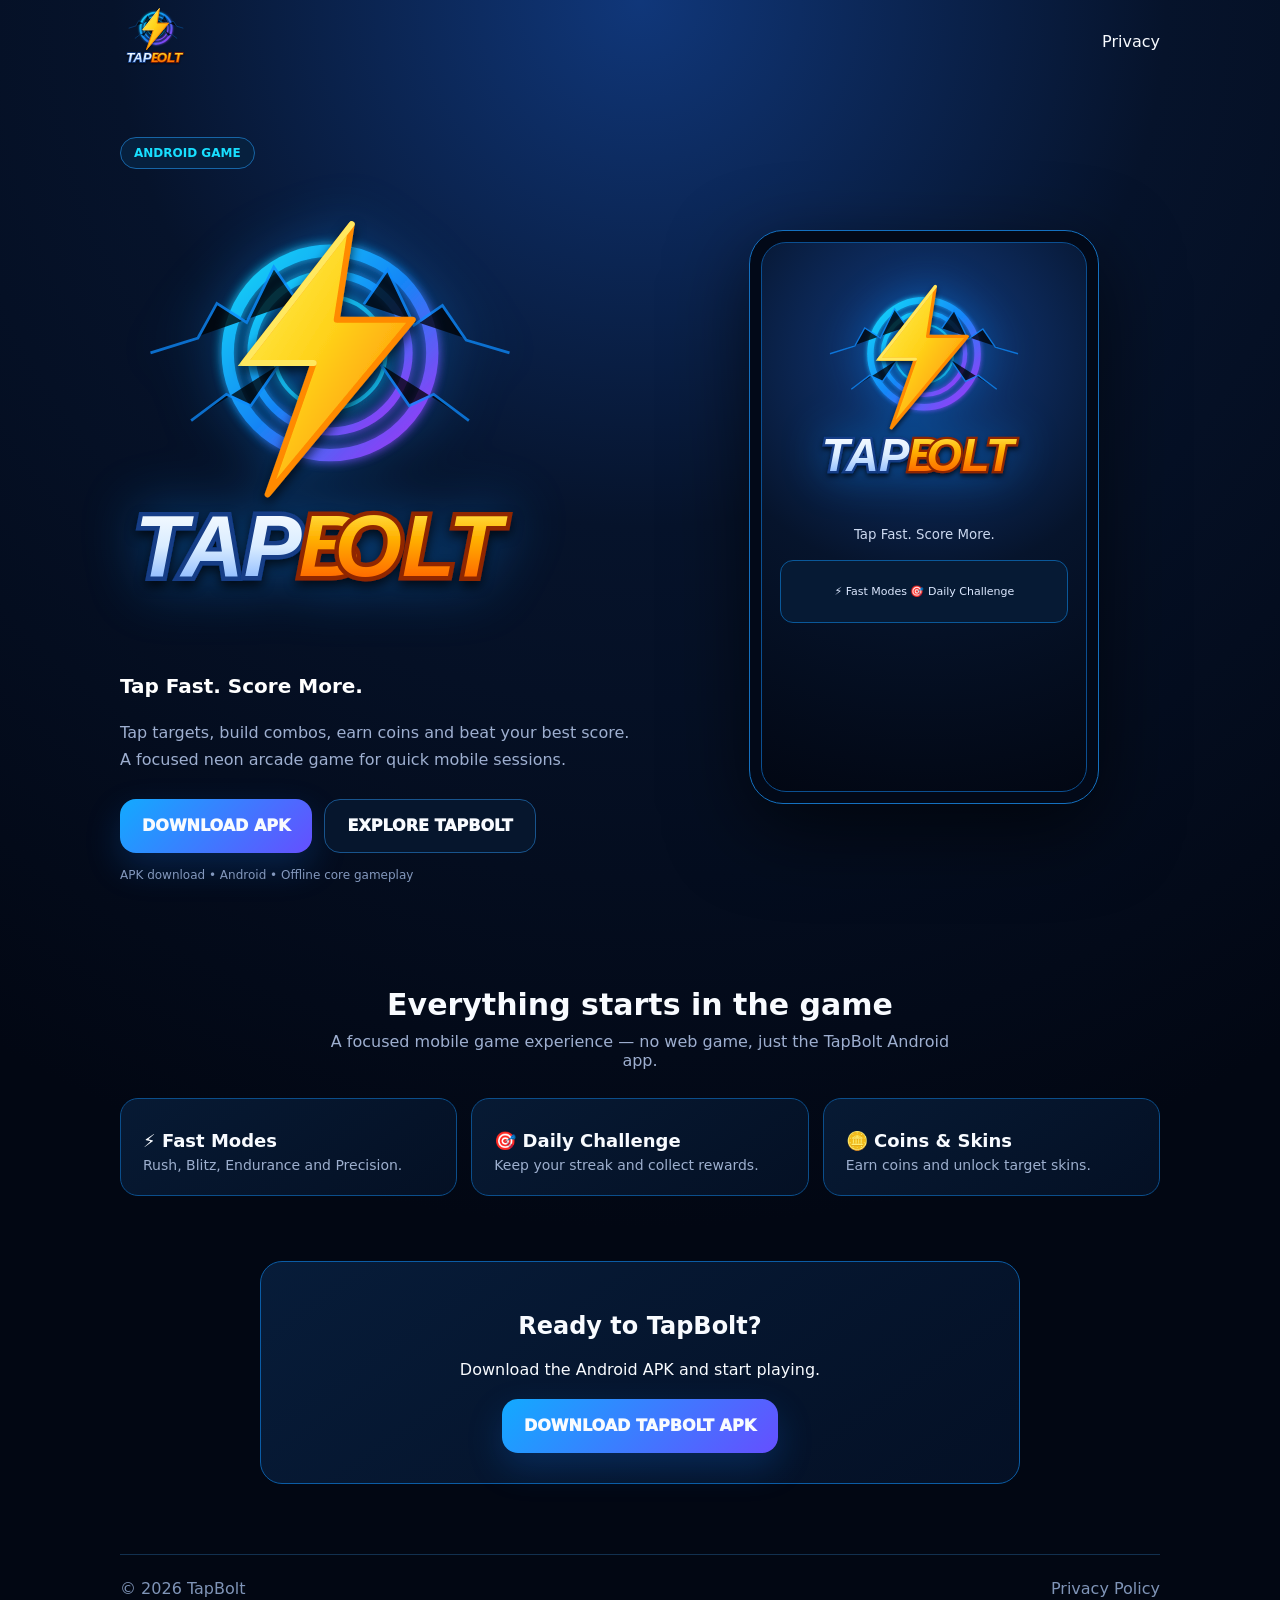
<file: docs/index.html>
<!doctype html><html lang="en"><head><meta charset="utf-8"><meta name="viewport" content="width=device-width,initial-scale=1"><meta name="theme-color" content="#070914"><meta name="description" content="TapBolt — fast mobile tapping game. Download the Android APK."><title>TapBolt — Tap Fast. Score More.</title><link rel="icon" href="logo.svg?v=4?v=4"><style>:root{--bg:#020713;--panel:#06152c;--line:#0b63b5;--cyan:#18dfff;--text:#f8fbff;--muted:#9eafd0}*{box-sizing:border-box}html{scroll-behavior:smooth}body{margin:0;background:radial-gradient(circle at 50% 0,#10377a 0,#06132b 30%,#020713 70%);color:var(--text);font-family:Inter,system-ui,sans-serif}a{text-decoration:none;color:inherit}.wrap{width:min(1080px,100%);margin:auto;padding:0 20px}.nav{height:82px;display:flex;align-items:center;justify-content:space-between}.brand img{width:86px;height:86px;object-fit:contain;filter:drop-shadow(0 0 18px #078cff66)}.nav-link{padding:11px 17px;border:1px solid #174a82;border-radius:14px;background:#06152c;font-weight:800}.hero{display:grid;grid-template-columns:1.05fr .95fr;gap:48px;align-items:center;padding:55px 0 70px}.eyebrow{display:inline-flex;padding:8px 13px;border:1px solid #1765a6;border-radius:999px;background:#06203e;color:var(--cyan);font-size:12px;font-weight:900}.hero-logo{display:block;width:min(420px,92%);height:auto;margin:18px 0 8px;filter:drop-shadow(0 0 28px #0b8cff66)}.hero h1{display:none}.hero p{color:var(--muted);font-size:16px;line-height:1.7;max-width:560px}.hero p:first-of-type{color:#fff;font-size:20px;font-weight:800;margin:0 0 8px}.actions{display:flex;gap:12px;flex-wrap:wrap;margin-top:25px}.btn{display:inline-flex;align-items:center;justify-content:center;min-height:54px;padding:0 22px;border-radius:16px;font-weight:950}.btn:not(.secondary){background:linear-gradient(135deg,#12aaff,#654fff);box-shadow:0 14px 35px #147dff35}.btn.secondary{background:#06162d;border:1px solid #18548d}.note{text-align:left!important;font-size:12px!important;color:#8398bd!important;font-weight:500!important}.device{width:min(350px,100%);margin:auto;border:1px solid #1470bf;border-radius:34px;padding:11px;background:#020918;box-shadow:0 25px 80px #0009}.screen{min-height:550px;border-radius:25px;padding:24px 18px;background:radial-gradient(circle at 50% 20%,#123c82,#06142c 48%,#020713);border:1px solid #0b4f91;text-align:center}.screen img{width:220px;max-width:88%;height:auto;filter:drop-shadow(0 0 22px #008dff77)}.screen b{display:none}.screen small{display:block;color:#cbd8ef;margin:8px 0 18px}.screen:after{content:'⚡  Fast Modes     🎯 Daily Challenge';display:block;background:#061a34;border:1px solid #0a5899;border-radius:13px;padding:14px;color:#dce8ff;font-size:11px;line-height:3}.section{padding:20px 0 65px}.section h2{text-align:center;font-size:30px;margin:0 0 10px}.section>p{text-align:center;color:var(--muted);max-width:650px;margin:0 auto 28px}.cards{display:grid;grid-template-columns:repeat(3,1fr);gap:14px}.card{background:linear-gradient(145deg,#071a34,#041024);border:1px solid #0b4e8b;border-radius:18px;padding:22px}.card strong{display:block;font-size:18px;margin:9px 0 6px}.card p{font-size:14px!important;color:#9dafce!important;margin:0}.download{margin:0 auto 70px;max-width:760px;text-align:center;background:linear-gradient(145deg,#071c39,#041025);border:1px solid #0b5ca5;border-radius:22px;padding:30px 22px}.download p{margin:8px 0 20px!important}.footer{border-top:1px solid #12304f;padding:24px 0 35px;color:#7f94b7;display:flex;justify-content:space-between}@media(max-width:760px){.wrap{padding:0 16px}.nav{height:78px}.brand img{width:78px;height:78px}.hero{grid-template-columns:1fr;gap:28px;padding:38px 0 55px}.hero-logo{width:330px;max-width:92%;margin:18px auto 8px}.hero p{font-size:15px}.hero p:first-of-type{text-align:center;font-size:19px}.actions .btn{width:100%}.note{text-align:center!important}.device{width:min(330px,100%)}.screen{min-height:520px}.cards{grid-template-columns:1fr}.section h2{font-size:26px}}</style><meta name="robots" content="index,follow"><!-- TapBolt Pages deployment refresh --></head><body><div class="wrap"><header class="nav"><a class="logo" href="./"><img src="logo.svg?v=4" alt="TapBolt logo" style="width:72px;height:72px;object-fit:contain"></a><div class="links"><a href="privacy.html">Privacy</a></div></header><main><section class="hero"><div><span class="eyebrow">ANDROID GAME</span><img class="hero-logo" src="logo.svg?v=4" alt="TapBolt logo"><p>Tap Fast. Score More.</p><p>Tap targets, build combos, earn coins and beat your best score. A focused neon arcade game for quick mobile sessions.</p><div class="actions"><a class="btn" href="https://github.com/akhileshsavali18-beep/TapBolt/releases/download/latest/TapBolt.apk">DOWNLOAD APK</a><a class="btn secondary" href="#features">EXPLORE TAPBOLT</a></div><p class="note">APK download • Android • Offline core gameplay</p></div><div class="device"><div class="screen"><img src="logo.svg?v=4" alt="TapBolt logo"><small>Tap Fast. Score More.</small></div></div></section><section class="section" id="features"><h2>Everything starts in the game</h2><p>A focused mobile game experience — no web game, just the TapBolt Android app.</p><div class="cards"><article class="card"><strong>⚡ Fast Modes</strong><p>Rush, Blitz, Endurance and Precision.</p></article><article class="card"><strong>🎯 Daily Challenge</strong><p>Keep your streak and collect rewards.</p></article><article class="card"><strong>🪙 Coins & Skins</strong><p>Earn coins and unlock target skins.</p></article></div></section><section class="download"><h2>Ready to TapBolt?</h2><p>Download the Android APK and start playing.</p><a class="btn" href="https://github.com/akhileshsavali18-beep/TapBolt/releases/download/latest/TapBolt.apk">DOWNLOAD TAPBOLT APK</a></section></main><footer class="footer"><span>© 2026 TapBolt</span><span><a href="privacy.html">Privacy Policy</a></span></footer></div></body></html>
</file>
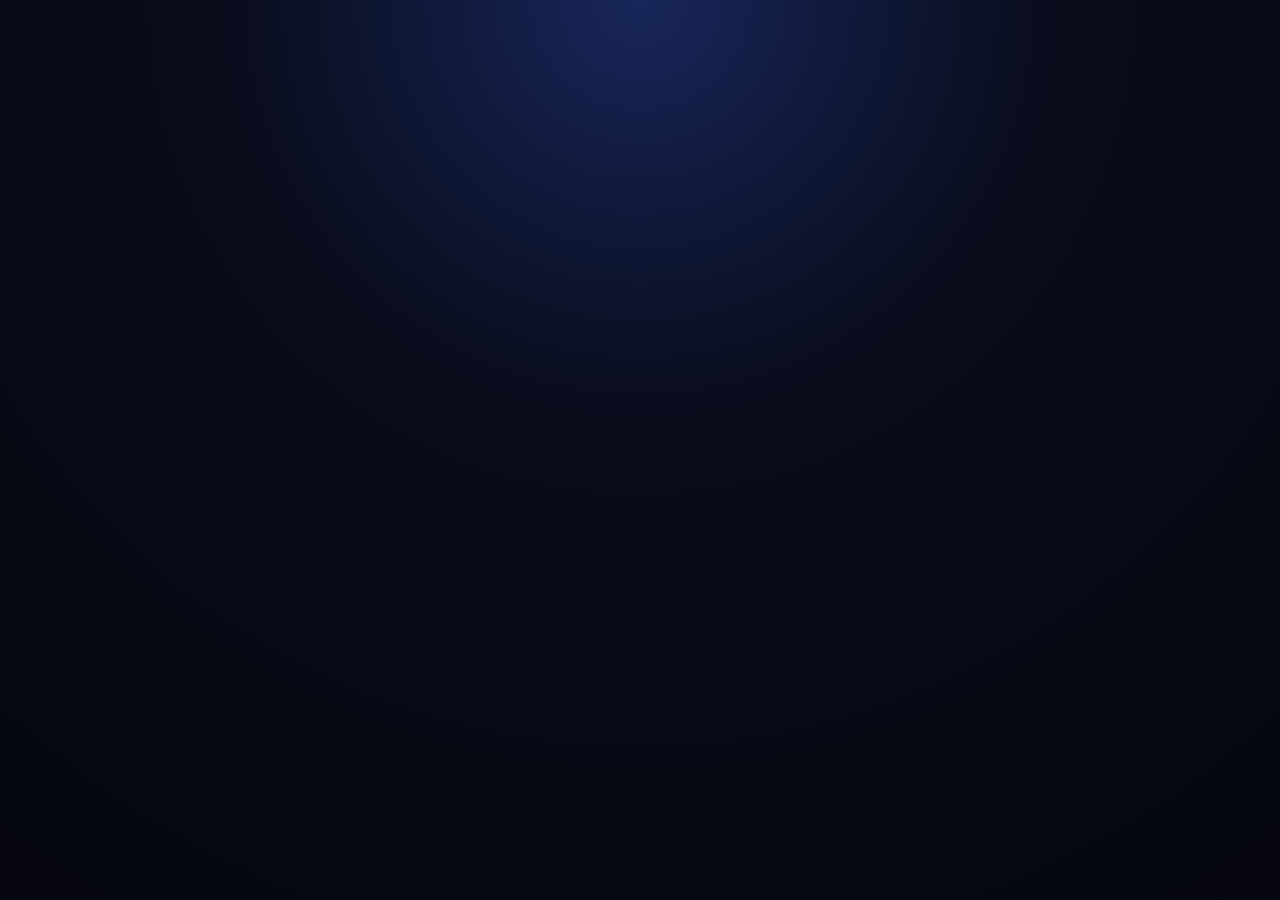
<file: web/index.html>
<!doctype html><html><head><meta charset="utf-8"><meta name="viewport" content="width=device-width,initial-scale=1,viewport-fit=cover"><meta name="theme-color" content="#080b18"><title>TapBolt</title><link rel="icon" href="logo.svg"><link rel="stylesheet" href="styles.css"></head><body><div id="app"></div><script src="app.js"></script></body></html>
</file>
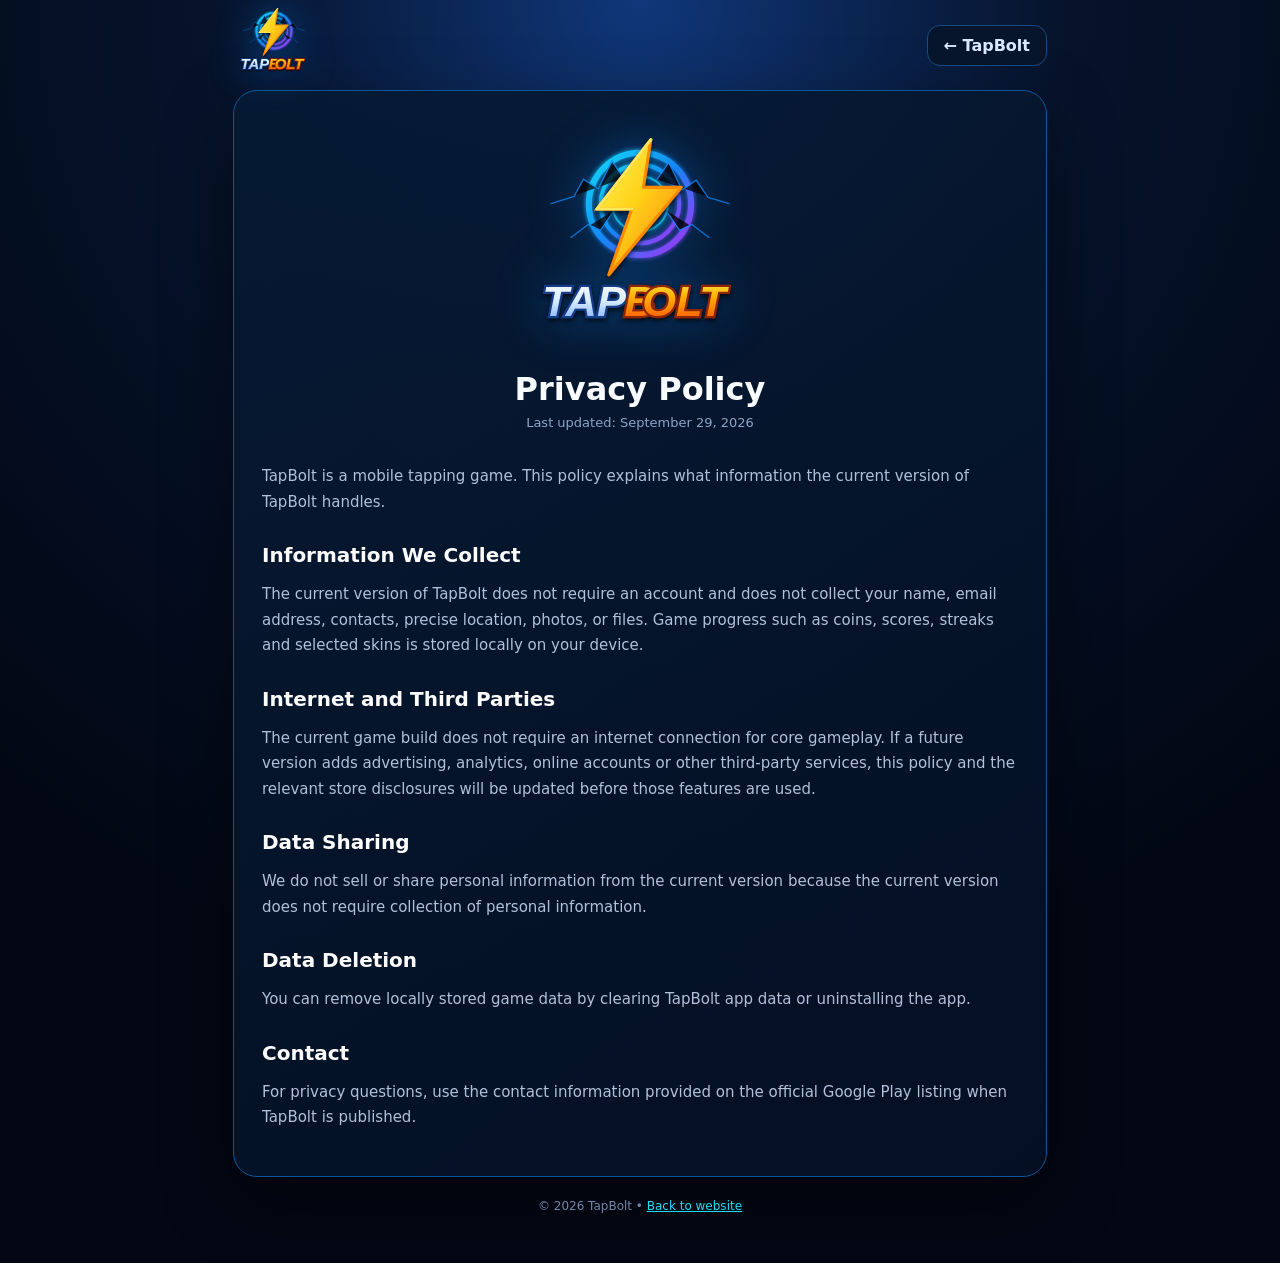
<file: docs/privacy.html>
<!doctype html><html lang="en"><head><meta charset="utf-8"><meta name="viewport" content="width=device-width,initial-scale=1"><meta name="theme-color" content="#020713"><title>TapBolt — Privacy Policy</title><link rel="icon" href="logo.svg?v=5"><style>:root{--bg:#020713;--panel:#06152c;--line:#0b63b5;--cyan:#18dfff;--text:#f8fbff;--muted:#a4b5d3}*{box-sizing:border-box}body{margin:0;background:radial-gradient(circle at 50% 0,#10377a 0,#06132b 30%,#020713 72%);color:var(--text);font-family:Inter,system-ui,-apple-system,Segoe UI,sans-serif}.wrap{width:min(850px,100%);margin:auto;padding:0 18px 50px}.nav{height:90px;display:flex;align-items:center;justify-content:space-between}.brand img{width:82px;height:82px;object-fit:contain;filter:drop-shadow(0 0 18px #078cff66)}.back{padding:10px 16px;border:1px solid #174a82;border-radius:13px;background:#06152c;color:#dce8ff;text-decoration:none;font-weight:800}.card{background:linear-gradient(145deg,#061a34e8,#041024e8);border:1px solid #0b5799;border-radius:24px;padding:30px 28px;box-shadow:0 25px 70px #0006}.logo-center{text-align:center}.logo-center img{width:210px;max-width:75%;filter:drop-shadow(0 0 25px #078cff66)}h1{text-align:center;font-size:32px;margin:8px 0 4px} .updated{text-align:center;color:#8fa5c8;font-size:13px;margin:0 0 30px}h2{font-size:20px;margin:28px 0 9px;color:#fff}p,li{color:#b2c0d9;line-height:1.7;font-size:15px}a{color:var(--cyan)}.footer{text-align:center;color:#7187a9;font-size:12px;margin-top:22px}@media(max-width:600px){.wrap{padding:0 14px 35px}.nav{height:82px}.brand img{width:72px;height:72px}.card{padding:24px 20px;border-radius:20px}h1{font-size:27px}h2{font-size:19px}p,li{font-size:14px}}</style></head><body><div class="wrap"><header class="nav"><a class="brand" href="index.html"><img src="logo.svg?v=5" alt="TapBolt"></a><a class="back" href="index.html">← TapBolt</a></header><main class="card"><div class="logo-center"><img src="logo.svg?v=5" alt="TapBolt logo"></div><h1>Privacy Policy</h1><p class="updated">Last updated: September 29, 2026</p><p>TapBolt is a mobile tapping game. This policy explains what information the current version of TapBolt handles.</p><h2>Information We Collect</h2><p>The current version of TapBolt does not require an account and does not collect your name, email address, contacts, precise location, photos, or files. Game progress such as coins, scores, streaks and selected skins is stored locally on your device.</p><h2>Internet and Third Parties</h2><p>The current game build does not require an internet connection for core gameplay. If a future version adds advertising, analytics, online accounts or other third-party services, this policy and the relevant store disclosures will be updated before those features are used.</p><h2>Data Sharing</h2><p>We do not sell or share personal information from the current version because the current version does not require collection of personal information.</p><h2>Data Deletion</h2><p>You can remove locally stored game data by clearing TapBolt app data or uninstalling the app.</p><h2>Contact</h2><p>For privacy questions, use the contact information provided on the official Google Play listing when TapBolt is published.</p></main><div class="footer">© 2026 TapBolt • <a href="index.html">Back to website</a></div></div></body></html>
</file>
<file: web/styles.css>
:root{--bg:#070914;--panel:#10162a;--panel2:#151c35;--text:#f7f8ff;--muted:#8e98b8;--blue:#3d8cff;--purple:#8c5cff;--cyan:#32e8ff;--gold:#ffc84a;--danger:#ff4f7b}*{box-sizing:border-box}body{margin:0;background:radial-gradient(circle at 50% 0,#18265a 0,#090c1b 38%,#05060d 100%);color:var(--text);font-family:Inter,system-ui,-apple-system,Segoe UI,sans-serif;min-height:100vh}button{font:inherit;color:inherit;border:0;cursor:pointer}.shell{max-width:520px;margin:auto;min-height:100vh;padding:18px 16px 88px}.top{display:flex;justify-content:space-between;align-items:center}.brand{font-weight:900;letter-spacing:.08em;font-size:24px}.brand span{color:var(--cyan)}.coin{background:#141b32;border:1px solid #28335a;border-radius:999px;padding:9px 13px;font-weight:800}.hero{text-align:center;padding:42px 0 26px}.hero.compact{padding:28px 0 16px}.bolt{font-size:58px;filter:drop-shadow(0 0 18px #3d8cff)}h1{font-size:42px;margin:8px 0 4px;letter-spacing:-.04em}.tag{color:var(--muted);margin:0 0 28px}.primary{width:100%;padding:18px;border-radius:18px;background:linear-gradient(135deg,var(--blue),var(--purple));font-weight:900;font-size:18px;box-shadow:0 12px 35px #3d8cff35}.card{background:linear-gradient(145deg,#11172c,#0d1224);border:1px solid #263152;border-radius:20px;padding:17px;margin-top:14px}.row{display:flex;justify-content:space-between;align-items:center}.title{font-weight:850}.muted{color:var(--muted);font-size:13px}.stat{font-size:26px;font-weight:900}.grid{display:grid;grid-template-columns:1fr 1fr;gap:12px}.mini{padding:16px;border-radius:18px;background:var(--panel2);border:1px solid #28345a}.mini b{display:block;margin-bottom:5px}.nav{position:fixed;bottom:0;left:50%;transform:translateX(-50%);width:min(520px,100%);padding:10px 12px calc(10px + env(safe-area-inset-bottom));background:#080b17eF;backdrop-filter:blur(16px);border-top:1px solid #202a49;display:grid;grid-template-columns:repeat(4,1fr);z-index:10}.nav button{background:none;color:var(--muted);font-size:11px;padding:7px}.nav button.active{color:#fff}.mode-card{width:100%;display:grid;grid-template-columns:52px 1fr 20px;gap:12px;align-items:center;text-align:left;background:linear-gradient(145deg,#11172c,#0d1224);border:1px solid #263152;border-radius:20px;padding:15px;margin:10px 0}.mode-card.selected{border-color:var(--cyan);box-shadow:0 0 18px #32e8ff22}.mode-icon{width:48px;height:48px;border-radius:15px;background:#172343;display:grid;place-items:center;font-size:25px}.mode-card b{display:block;font-size:17px}.mode-card small{display:block;color:var(--muted);font-size:12px;margin-top:4px}.mode-card strong{font-size:25px;color:var(--muted)}.game{height:calc(100vh - 32px);min-height:580px;position:relative;overflow:hidden}.gamehud{display:flex;justify-content:space-between;position:relative;z-index:2;align-items:center}.subhud{margin-top:10px;padding:9px 12px;background:#0d1326cc;border:1px solid #263152;border-radius:14px;font-size:12px}.arena{position:absolute;inset:120px 0 20px;border-radius:24px;background:radial-gradient(circle at 30% 20%,#172b63,#080b18 55%);border:1px solid #27365e;overflow:hidden}.target{position:absolute;width:70px;height:70px;border-radius:50%;background:radial-gradient(circle,#fff 0 9%,#32e8ff 10% 35%,#3d8cff 36% 62%,#182d7a 63%);box-shadow:0 0 30px #32e8ff99;animation:pulse .8s infinite alternate}.target:active{transform:scale(.85)}@keyframes pulse{to{box-shadow:0 0 42px #8c5cffcc}}.hidden{display:none}.back{background:#141b32;padding:9px 12px;border-radius:12px}.result{text-align:center;padding-top:80px}.bigscore{font-size:64px;font-weight:950}.download{display:inline-block;margin-top:14px;padding:12px 16px;border-radius:12px;background:#151d35}.skin-card{display:grid;grid-template-columns:62px 1fr auto;gap:12px;align-items:center;background:linear-gradient(145deg,#11172c,#0d1224);border:1px solid #263152;border-radius:18px;padding:12px;margin:10px 0}.skin-card.equipped{border-color:var(--cyan);box-shadow:0 0 18px #32e8ff18}.skin-preview{width:58px;height:58px;border-radius:17px;display:grid;place-items:center;font-size:30px;background:#172343;border:1px solid #30426f}.skin-cyan{background:linear-gradient(135deg,#083e56,#21d9ff)}.skin-fire{background:linear-gradient(135deg,#5b160c,#ff7a18)}.skin-gold{background:linear-gradient(135deg,#5b4307,#ffd84d)}.skin-void{background:linear-gradient(135deg,#180c46,#8c5cff)}.skin-info b{display:block}.skin-info small{display:block;color:var(--muted);margin-top:5px}.skin-btn{background:#18233f;border:1px solid #30426f;border-radius:11px;padding:9px 10px;font-size:11px;font-weight:900}.equipped .skin-btn{border-color:var(--cyan);color:var(--cyan)}.skin-target-cyan{background:radial-gradient(circle,#fff 0 8%,#8ff5ff 9% 25%,#00d9ff 26% 62%,#075b78 63%);box-shadow:0 0 34px #00eaffaa}.skin-target-fire{background:radial-gradient(circle,#fff 0 8%,#ffd36a 9% 25%,#ff5a1f 26% 62%,#7a1607 63%);box-shadow:0 0 34px #ff5a1faa}.skin-target-gold{background:radial-gradient(circle,#fff 0 8%,#fff1a8 9% 25%,#ffc400 26% 62%,#795400 63%);box-shadow:0 0 34px #ffd000aa}.skin-target-void{background:radial-gradient(circle,#fff 0 8%,#d6c6ff 9% 25%,#8c5cff 26% 62%,#32116f 63%);box-shadow:0 0 34px #8c5cffaa}.daily-link{width:100%;text-align:left;color:var(--text)}.daily-streak{display:flex;align-items:center;gap:14px}.daily-icon{width:52px;height:52px;border-radius:16px;background:#33200d;display:grid;place-items:center;font-size:27px}.daily-streak b{display:block;font-size:18px}.daily-streak small{display:block;color:var(--muted);margin-top:5px}.progress{height:9px;background:#080d1c;border-radius:99px;overflow:hidden;margin-top:15px}.progress span{display:block;height:100%;background:linear-gradient(90deg,var(--blue),var(--cyan));border-radius:99px}.streak-grid{display:grid;grid-template-columns:repeat(7,1fr);gap:6px;margin-top:14px}.streak-day{padding:9px 3px;text-align:center;border-radius:10px;background:#0a1020;border:1px solid #263152}.streak-day b{display:block;font-size:14px}.streak-day small{font-size:9px;color:var(--muted)}.streak-day.claimed{border-color:#32e8ff;background:#102a38}
</file>
